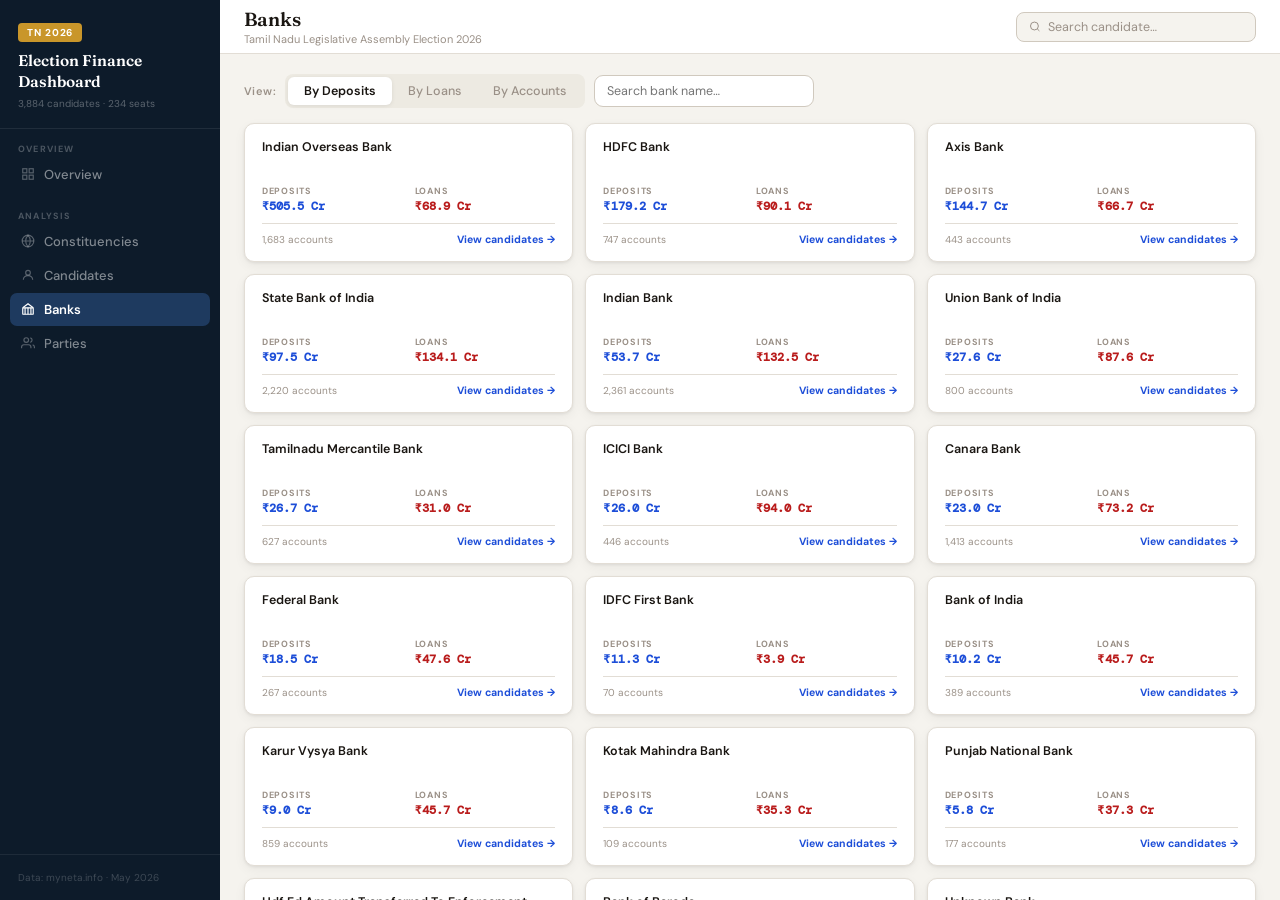
<file: banks.html>
<!DOCTYPE html><html lang="en"><head><meta charset="UTF-8"><meta name="viewport" content="width=device-width,initial-scale=1.0">
<title>TN 2026 · Banks</title>
<link rel="stylesheet" href="common.css">
<script src="data.js"></script><script src="common.js"></script>
</head><body>
<div class="app" id="app"></div>
<div class="overlay" id="overlay">
  <div class="modal">
    <div class="modal-hd"><div><div class="modal-title" id="m-title"></div><div class="modal-sub" id="m-sub"></div></div><button class="modal-x" onclick="closeModal()">✕</button></div>
    <div class="modal-body">
      <div class="filter-bar" style="margin-bottom:11px">
        <select id="m-sort" onchange="renderModalCands()"><option value="dep">Highest Deposits</option><option value="loan">Highest Loans</option><option value="name">Name A–Z</option></select>
      </div>
      <div id="m-cands"></div>
    </div>
  </div>
</div>
<script>
let curBank=null;
function init(){
  document.getElementById('app').innerHTML=buildSidebar('banks')+`
  <div class="main">
    ${buildTopbar('Banks')}
    <div class="content">
      <div class="filter-bar">
        <span class="filter-label">View:</span>
        <div class="tabs" style="margin-bottom:0">
          <div class="tab active" id="tab-dep" onclick="switchTab('dep',this)">By Deposits</div>
          <div class="tab" id="tab-loan" onclick="switchTab('loan',this)">By Loans</div>
          <div class="tab" id="tab-acc" onclick="switchTab('acc',this)">By Accounts</div>
        </div>
        <input class="search-lg" id="bank-search" placeholder="Search bank name…" oninput="renderBanks()" style="width:220px;padding:7px 12px;font-size:12.5px">
      </div>
      <div class="bank-grid" id="bank-grid"></div>
    </div>
  </div>`;
  renderBanks();
}

let sortMode='dep';
function switchTab(mode,el){
  document.querySelectorAll('.tab').forEach(t=>t.classList.remove('active'));
  el.classList.add('active');sortMode=mode;renderBanks();
}

function renderBanks(){
  const q=(document.getElementById('bank-search').value||'').toLowerCase();
  let list=[...TN.banks];
  if(q) list=list.filter(b=>b.name.toLowerCase().includes(q));
  if(sortMode==='dep') list.sort((a,b)=>b.deposits-a.deposits);
  else if(sortMode==='loan') list.sort((a,b)=>b.loans-a.loans);
  else list.sort((a,b)=>b.accounts-a.accounts);
  document.getElementById('bank-grid').innerHTML=list.map(b=>`
    <div class="bank-card" onclick="openModal('${escJ(b.name)}')">
      <div class="bank-name">${escH(b.name)}</div>
      <div class="bank-stats">
        <div class="bstat"><div class="bstat-l">Deposits</div><div class="bstat-v blue">${fmtShort(b.deposits)}</div></div>
        <div class="bstat"><div class="bstat-l">Loans</div><div class="bstat-v red">${b.loans>0?fmtShort(b.loans):'—'}</div></div>
      </div>
      <div class="bank-foot"><span>${b.accounts.toLocaleString()} accounts</span><span class="bank-link">View candidates →</span></div>
    </div>`).join('');
}

function openModal(name){
  curBank=name;
  const b=TN.banks.find(x=>x.name===name)||{name,deposits:0,loans:0,accounts:0};
  document.getElementById('m-title').textContent=name;
  document.getElementById('overlay').classList.add('open');
  renderModalCands();
}

function renderModalCands(){
  const sort=document.getElementById('m-sort').value;
  let cands=[];
  TN.candidates.forEach(c=>{
    const accs=(TN.cand_accounts[c.key]||[]).filter(a=>a.bank===curBank);
    const laccs=(TN.cand_loans[c.key]||[]).filter(a=>a.bank===curBank);
    if(accs.length||laccs.length){
      const depAmt=accs.reduce((s,a)=>s+a.amount,0);
      const loanAmt=laccs.reduce((s,a)=>s+a.amount,0);
      cands.push({...c,bankDep:depAmt,bankLoan:loanAmt,accs,laccs});
    }
  });
  if(sort==='dep') cands.sort((a,b)=>b.bankDep-a.bankDep);
  else if(sort==='loan') cands.sort((a,b)=>b.bankLoan-a.bankLoan);
  else cands.sort((a,b)=>a.name.localeCompare(b.name));
  const totalDep=cands.reduce((s,c)=>s+c.bankDep,0);
  document.getElementById('m-sub').textContent=`${cands.length} candidates · Total deposits: ${fmt(totalDep)}`;
  document.getElementById('m-cands').innerHTML=cands.length===0?
    '<p style="color:var(--t3);text-align:center;padding:24px">No candidate data found for this bank.</p>':
    cands.map(c=>`
      <a class="cand-row" href="candidate.html?key=${encodeURIComponent(c.key)}">
        <div class="cand-avatar" style="background:${avatarColor(c.key)}">${initials(c.key)}</div>
        <div class="cand-info">
          <div class="cand-name">${escH(c.key)}</div>
          <div class="cand-meta"><span class="ppill" style="background:${partyColor(c.party)}22;color:${partyColor(c.party)}">${escH(c.party)}</span> · ${escH(c.constituency)}</div>
          <div style="margin-top:3px;display:flex;flex-wrap:wrap;gap:4px">
          ${c.accs.map(a=>`<span style="font-size:10px;background:var(--bg2);border-radius:4px;padding:2px 7px;color:var(--t2)">${escH(a.branch||'Main')} · ${escH(a.relation)} · ${fmt(a.amount)}</span>`).join('')}
          ${c.laccs.map(a=>`<span style="font-size:10px;background:var(--rl);border-radius:4px;padding:2px 7px;color:var(--red)">LOAN: ${escH(a.branch||'Main')} · ${fmt(a.amount)}</span>`).join('')}
          </div>
        </div>
        <div class="cand-amt">
          <div class="cand-dep">${c.bankDep>0?fmtShort(c.bankDep):'—'}</div>
          ${c.bankLoan>0?`<div class="cand-loan">Loan: ${fmtShort(c.bankLoan)}</div>`:''}
        </div>
      </a>`).join('');
}
function closeModal(){document.getElementById('overlay').classList.remove('open');curBank=null;}
document.getElementById('overlay').addEventListener('click',e=>{if(e.target===document.getElementById('overlay'))closeModal();});
function escH(s){return String(s||'').replace(/&/g,'&amp;').replace(/</g,'&lt;').replace(/>/g,'&gt;').replace(/"/g,'&quot;');}
function escJ(s){return String(s||'').replace(/\\/g,'\\\\').replace(/'/g,"\\'");}
init();
</script></body></html>
</file>
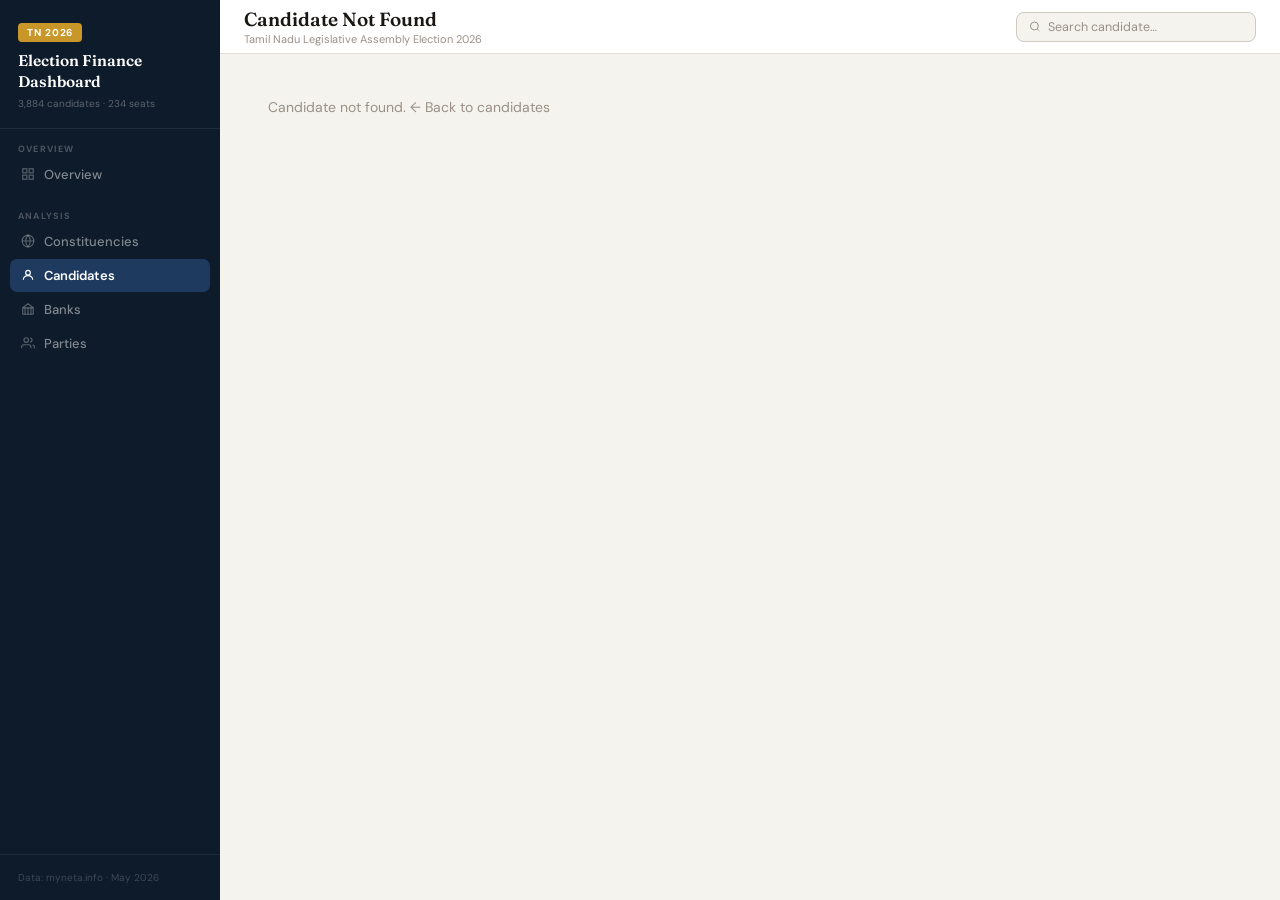
<file: candidate.html>
<!DOCTYPE html><html lang="en"><head><meta charset="UTF-8"><meta name="viewport" content="width=device-width,initial-scale=1.0">
<title>TN 2026 · Candidate Detail</title>
<link rel="stylesheet" href="common.css">
<script src="data.js"></script><script src="common.js"></script>
</head><body>
<div class="app" id="app"></div>
<script>
const params = new URLSearchParams(location.search);
const key = decodeURIComponent(params.get('key') || '');

// Fail-safe: Fix names if common.js normalization hasn't run or missed this entry
function getNormalizedCandidate(searchKey) {
  let c = TN.candidates.find(item => item.key === searchKey);
  if (c && (typeof c.name !== 'string' || !isNaN(c.name) || c.name === "")) {
    c.name = String(c.key).split('||')[0].trim();
  }
  return c;
}

const cand = getNormalizedCandidate(key);
const fromConst = params.get('from');

function init() {
  if (!cand) {
    document.getElementById('app').innerHTML = buildSidebar('candidates') + `
      <div class="main">${buildTopbar('Candidate Not Found')}
        <div class="content">
          <p style="padding:24px;color:var(--t3)">Candidate not found. <a href="candidates.html">← Back to candidates</a></p>
        </div>
      </div>`;
    return;
  }

  const depAccs = TN.cand_accounts[key] || [];
  const loanAccs = TN.cand_loans[key] || [];
  const partyC = partyColor(cand.party);
  const backHref = fromConst ? `constituency.html?name=${encodeURIComponent(fromConst)}` : 'candidates.html';
  const backLabel = fromConst ? `← ${fromConst}` : '← All Candidates';

  // Group accounts by bank
  const bankMap = {};
  depAccs.forEach(a => {
    if (!bankMap[a.bank]) bankMap[a.bank] = { bank: a.bank, accs: [], loanAccs: [] };
    bankMap[a.bank].accs.push(a);
  });
  loanAccs.forEach(a => {
    if (!bankMap[a.bank]) bankMap[a.bank] = { bank: a.bank, accs: [], loanAccs: [] };
    bankMap[a.bank].loanAccs.push(a);
  });
  
  const bankEntries = Object.values(bankMap).sort((a, b) => {
    const ad = a.accs.reduce((s, x) => s + x.amount, 0);
    const bd = b.accs.reduce((s, x) => s + x.amount, 0);
    return bd - ad;
  });

  const relMap = {};
  depAccs.forEach(a => { const r = a.relation || 'Self'; relMap[r] = (relMap[r] || 0) + a.amount; });
  const relEntries = Object.entries(relMap).sort((a, b) => b[1] - a[1]);

  document.getElementById('app').innerHTML = buildSidebar('candidates') + `
  <div class="main">
    ${buildTopbar(escH(cand.name), 'Candidate Detail')}
    <div class="content">
      <a class="back-btn" href="${escH(backHref)}">${escH(backLabel)}</a>

      <div class="cand-hero">
        <div class="hero-avatar" style="background:${partyC}">${initials(cand.name)}</div>
        <div style="flex:1">
          <div class="hero-name" style="font-size:22px">${escH(cand.name)}</div>
          <div class="hero-meta">
            <span class="ppill" style="background:${partyC}22;color:${partyC}">${escH(cand.party)}</span>
            &nbsp;·&nbsp;<strong>${escH(cand.constituency)}</strong> constituency
          </div>
          
          <div style="margin-top:12px">
            ${cand.url && cand.url !== '0' ? `
              <a href="${cand.url}" target="_blank" class="tab active" style="text-decoration:none; display:inline-flex; align-items:center; gap:8px; background:var(--blue); color:white; padding:8px 16px; border-radius:8px; font-weight:600;">
                <svg width="14" height="14" viewBox="0 0 24 24" fill="none" stroke="currentColor" stroke-width="2.5" stroke-linecap="round" stroke-linejoin="round"><path d="M18 13v6a2 2 0 0 1-2 2H5a2 2 0 0 1-2-2V8a2 2 0 0 1 2-2h6"></path><polyline points="15 3 21 3 21 9"></polyline><line x1="10" y1="14" x2="21" y2="3"></line></svg>
                Detailed View on MyNeta
              </a>
            ` : ''}
          </div>
        </div>
        <div style="text-align:right">
           <div style="font-size:10px; color:var(--t3); text-transform:uppercase; font-weight:700">Total Deposits</div>
           <div style="font-family:'DM Mono'; font-size:20px; font-weight:700; color:var(--blue)">${fmt(cand.deposits)}</div>
        </div>
      </div>

      ${relEntries.length > 1 ? `
      <div class="card mb">
        <div class="card-hd"><div class="card-title">Deposits by Relation</div></div>
        <div style="display:flex;flex-wrap:wrap;gap:10px">
          ${relEntries.map(([r, amt]) => `<div style="background:var(--bg);border:1px solid var(--border);border-radius:8px;padding:9px 14px;min-width:130px">
            <div style="font-size:10px;font-weight:700;color:var(--t3);text-transform:uppercase;letter-spacing:.07em;margin-bottom:3px">${escH(r)}</div>
            <div style="font-family:'DM Mono',monospace;font-size:14px;font-weight:700;color:var(--text)">${fmt(amt)}</div>
          </div>`).join('')}
        </div>
      </div>` : ''}

      <div class="g2">
        <div>
          <div class="sec-hd" style="font-family:'Fraunces',serif;font-size:14px;font-weight:600;margin-bottom:10px">
            <svg width="14" height="14" viewBox="0 0 24 24" fill="none" stroke="var(--blue)" stroke-width="2"><rect x="3" y="10" width="18" height="11" rx="1"/><path d="M3 10l9-7 9 7"/></svg>
            Bank Deposit Accounts
            <span class="badge badge-blue">${depAccs.length} accounts</span>
          </div>
          ${bankEntries.filter(b => b.accs.length).map(b => {
            const total = b.accs.reduce((s, a) => s + a.amount, 0);
            return `<div class="acc-card">
              <div class="acc-bank">${escH(b.bank)}</div>
              ${b.accs.map(a => `
                <div class="acc-meta" style="margin-top:5px;padding-top:5px;border-top:1px dashed var(--border)">
                  ${a.branch ? `<strong>${escH(a.branch)}</strong> · ` : ''}
                  <span class="ppill" style="background:var(--bg2);color:var(--t2)">${escH(a.relation)}</span>
                  ${a.type && a.type !== 'Unknown' ? ` · ${escH(a.type)}` : ''}
                  <div style="font-family:'DM Mono',monospace;font-size:13px;font-weight:700;color:var(--green);margin-top:3px">${fmt(a.amount)}</div>
                </div>`).join('')}
              ${b.accs.length > 1 ? `<div style="margin-top:8px;padding-top:8px;border-top:1px solid var(--border);font-family:'DM Mono',monospace;font-size:13px;font-weight:700;color:var(--blue)">Bank Total: ${fmt(total)}</div>` : ''}
            </div>`;
          }).join('') || '<p style="color:var(--t3);font-size:13px;padding:12px 0">No deposit accounts on record.</p>'}
        </div>
        <div>
          <div class="sec-hd" style="font-family:'Fraunces',serif;font-size:14px;font-weight:600;margin-bottom:10px">
            <svg width="14" height="14" viewBox="0 0 24 24" fill="none" stroke="var(--red)" stroke-width="2"><circle cx="12" cy="12" r="10"/><line x1="12" y1="8" x2="12" y2="16"/><line x1="8" y1="12" x2="16" y2="12"/></svg>
            Loan Accounts
            <span class="badge badge-red">${loanAccs.length} loans</span>
          </div>
          ${loanAccs.length === 0 ? `<div class="acc-card" style="background:var(--grl);border-color:var(--green)"><div class="acc-bank" style="color:var(--green)">✓ No loans declared</div><div class="acc-meta">This candidate has no outstanding loans on record.</div></div>` :
          bankEntries.filter(b => b.loanAccs.length).map(b => {
            const total = b.loanAccs.reduce((s, a) => s + a.amount, 0);
            return `<div class="acc-card" style="border-left:3px solid var(--red)">
              <div class="acc-bank">${escH(b.bank)}</div>
              ${b.loanAccs.map(a => `
                <div class="acc-meta" style="margin-top:5px;padding-top:5px;border-top:1px dashed var(--border)">
                  ${a.branch ? `<strong>${escH(a.branch)}</strong> · ` : ''}
                  <span class="ppill" style="background:var(--rl);color:var(--red)">${escH(a.relation)}</span>
                  <div style="font-family:'DM Mono',monospace;font-size:13px;font-weight:700;color:var(--red);margin-top:3px">${fmt(a.amount)}</div>
                </div>`).join('')}
              ${b.loanAccs.length > 1 ? `<div style="margin-top:8px;padding-top:8px;border-top:1px solid var(--border);font-family:'DM Mono',monospace;font-size:13px;font-weight:700;color:var(--red)">Total: ${fmt(total)}</div>` : ''}
            </div>`;
          }).join('')}
        </div>
      </div>
    </div>
  </div>`;
}

function escH(s) { return String(s || '').replace(/&/g, '&amp;').replace(/</g, '&lt;').replace(/>/g, '&gt;').replace(/"/g, '&quot;'); }
init();
</script>
<style>
.cand-hero{background:var(--card);border:1px solid var(--border);border-radius:var(--r);padding:20px 22px;box-shadow:var(--shadow);margin-bottom:14px;display:flex;align-items:flex-start;gap:16px}
.hero-avatar{width:54px;height:54px;border-radius:50%;display:flex;align-items:center;justify-content:center;font-family:'Fraunces',serif;font-size:21px;font-weight:700;color:#fff;flex-shrink:0}
.hero-name{font-family:'Fraunces',serif;font-size:19px;font-weight:600;margin-bottom:6px}
.hero-meta{font-size:12px;color:var(--t2);line-height:1.6}
.acc-card{border:1px solid var(--border);border-radius:8px;padding:12px 15px;margin-bottom:9px}
.acc-bank{font-weight:700;font-size:13px;color:var(--text)}
.acc-meta{font-size:11.5px;color:var(--t3)}
.sec-hd{display:flex;align-items:center;gap:7px}
.mb{margin-bottom:14px}
</style>
</body></html>
</file>
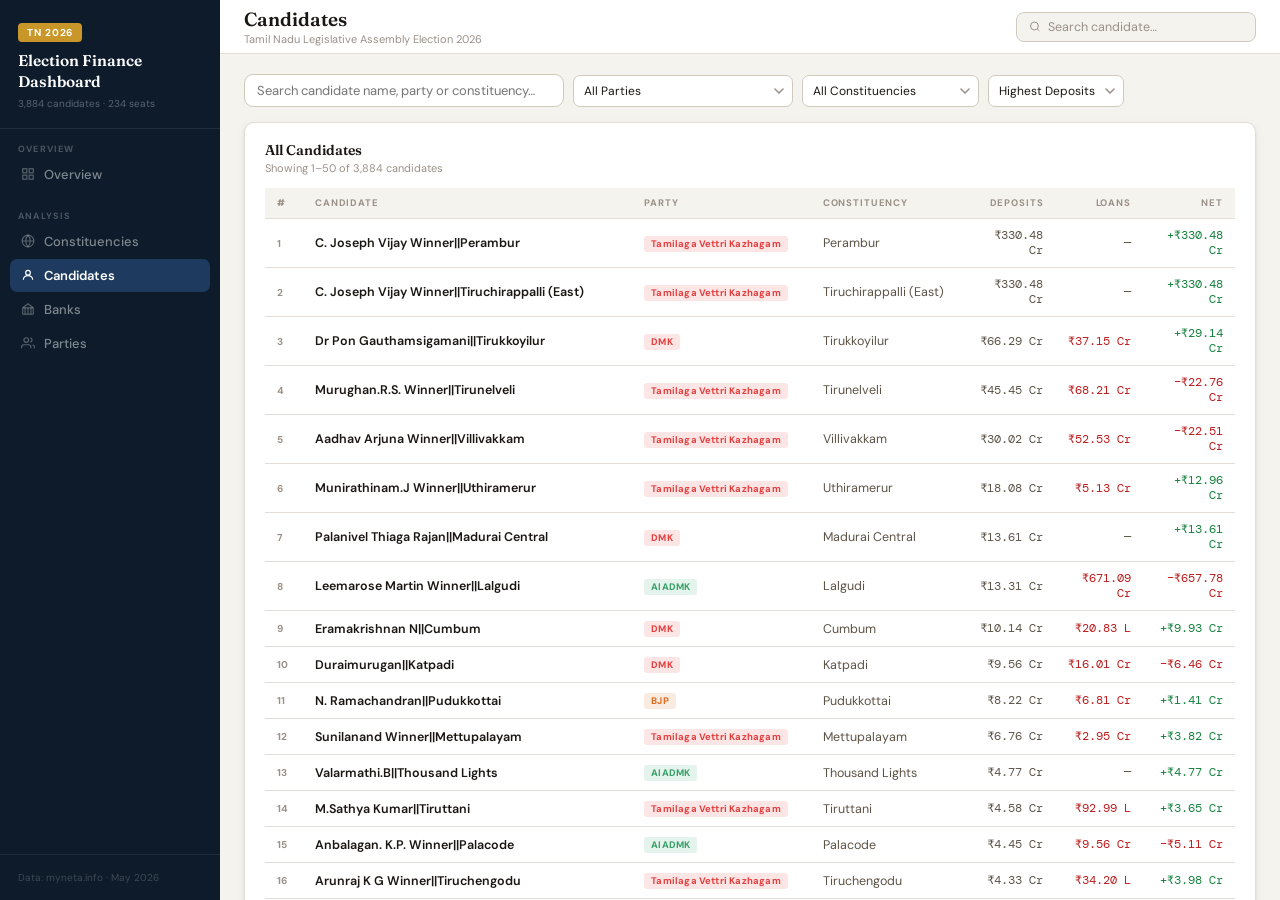
<file: candidates.html>
<!DOCTYPE html><html lang="en"><head><meta charset="UTF-8"><meta name="viewport" content="width=device-width,initial-scale=1.0">
<title>TN 2026 · Candidates</title>
<link rel="stylesheet" href="common.css">
<script src="data.js"></script><script src="common.js"></script>
</head><body>
<div class="app" id="app"></div>
<script>
const PAGE_SIZE=50;let curPage=0;let filtered=[];

function init(){
  const params=new URLSearchParams(location.search);
  document.getElementById('app').innerHTML=buildSidebar('candidates')+`
  <div class="main">
    ${buildTopbar('Candidates')}
    <div class="content">
      <div class="filter-bar">
        <input class="search-lg" id="q" placeholder="Search candidate name, party or constituency…" oninput="applyFilter()" style="width:320px;font-size:13px;padding:7px 12px">
        <select id="party-f" onchange="applyFilter()"><option value="">All Parties</option></select>
        <select id="const-f" onchange="applyFilter()"><option value="">All Constituencies</option></select>
        <select id="sort-f" onchange="applyFilter()">
          <option value="dep">Highest Deposits</option><option value="loan">Highest Loans</option>
          <option value="net_d">Best Net</option><option value="net_a">Worst Net</option><option value="name">Name A–Z</option>
        </select>
      </div>
      <div class="card">
        <div class="card-hd"><div><div class="card-title">All Candidates</div><div class="card-sub" id="count-lbl"></div></div></div>
        <div class="table-wrap">
          <table>
            <thead><tr>
              <th style="width:36px">#</th>
              <th>Candidate</th><th>Party</th><th>Constituency</th>
              <th style="text-align:right">Deposits</th><th style="text-align:right">Loans</th><th style="text-align:right">Net</th>
            </tr></thead>
            <tbody id="tbody"></tbody>
          </table>
        </div>
        <div class="pager"><span id="pager-info"></span><div class="pager-btns" id="pager-btns"></div></div>
      </div>
    </div>
  </div>`;

  // Populate filters
  const parties=[...new Set(TN.candidates.map(c=>c.party))].sort();
  const consts=[...new Set(TN.candidates.map(c=>c.constituency))].sort();
  document.getElementById('party-f').innerHTML+= parties.map(p=>`<option value="${escH(p)}">${escH(p)}</option>`).join('');
  document.getElementById('const-f').innerHTML+= consts.map(c=>`<option value="${escH(c)}">${escH(c)}</option>`).join('');

  // Handle URL query param
  const qp=params.get('q');
  if(qp){document.getElementById('q').value=qp;}
  const cp=params.get('constituency');
  if(cp){document.getElementById('const-f').value=cp;}

  applyFilter();
}

function applyFilter(){
  const q=(document.getElementById('q').value||'').toLowerCase();
  const pf=document.getElementById('party-f').value;
  const cf=document.getElementById('const-f').value;
  const sf=document.getElementById('sort-f').value;
  filtered=TN.candidates.filter(c=>
    (!q||(c.key.toLowerCase().includes(q)||c.party.toLowerCase().includes(q)||c.constituency.toLowerCase().includes(q)))&&
    (!pf||c.party===pf)&&(!cf||c.constituency===cf)
  );
  if(sf==='dep') filtered.sort((a,b)=>b.deposits-a.deposits);
  else if(sf==='loan') filtered.sort((a,b)=>b.loans-a.loans);
  else if(sf==='net_d') filtered.sort((a,b)=>b.net-a.net);
  else if(sf==='net_a') filtered.sort((a,b)=>a.net-b.net);
  else filtered.sort((a,b)=>a.name.localeCompare(b.name));
  curPage=0;renderTable();
}

function renderTable(){
  const start=curPage*PAGE_SIZE,end=start+PAGE_SIZE;
  const page=filtered.slice(start,end);
  document.getElementById('count-lbl').textContent=`Showing ${start+1}–${Math.min(end,filtered.length)} of ${filtered.length.toLocaleString()} candidates`;
  document.getElementById('tbody').innerHTML=page.map((c,i)=>`
    <tr onclick="window.location.href='candidate.html?key='+encodeURIComponent('${escJ(c.key)}')">
      <td class="rank-cell">${start+i+1}</td>
      <td class="name-cell">${escH(c.key)}</td>
      <td><span class="ppill" style="background:${partyColor(c.party)}22;color:${partyColor(c.party)}">${escH(c.party)}</span></td>
      <td style="color:var(--t2)">${escH(c.constituency)}</td>
      <td class="num">${fmt(c.deposits)}</td>
      <td class="num ${c.loans>0?'neg':''}">${c.loans>0?fmt(c.loans):'—'}</td>
      <td class="num ${c.net>=0?'pos':'neg'}">${c.net>=0?'+':''}${fmt(c.net)}</td>
    </tr>`).join('');
  // Pager
  const total=Math.ceil(filtered.length/PAGE_SIZE);
  document.getElementById('pager-info').textContent=`Page ${curPage+1} of ${total}`;
  let btns=`<button class="pg" onclick="goPage(${curPage-1})" ${curPage===0?'disabled':''}>‹ Prev</button>`;
  for(let p=Math.max(0,curPage-2);p<=Math.min(total-1,curPage+2);p++){
    btns+=`<button class="pg ${p===curPage?'cur':''}" onclick="goPage(${p})">${p+1}</button>`;
  }
  btns+=`<button class="pg" onclick="goPage(${curPage+1})" ${curPage>=total-1?'disabled':''}>Next ›</button>`;
  document.getElementById('pager-btns').innerHTML=btns;
}
function goPage(p){curPage=p;renderTable();document.querySelector('.content').scrollTo(0,0);}
function escH(s){return String(s||'').replace(/&/g,'&amp;').replace(/</g,'&lt;').replace(/>/g,'&gt;').replace(/"/g,'&quot;');}
function escJ(s){return String(s||'').replace(/\\/g,'\\\\').replace(/'/g,"\\'");}
init();
</script></body></html>
</file>
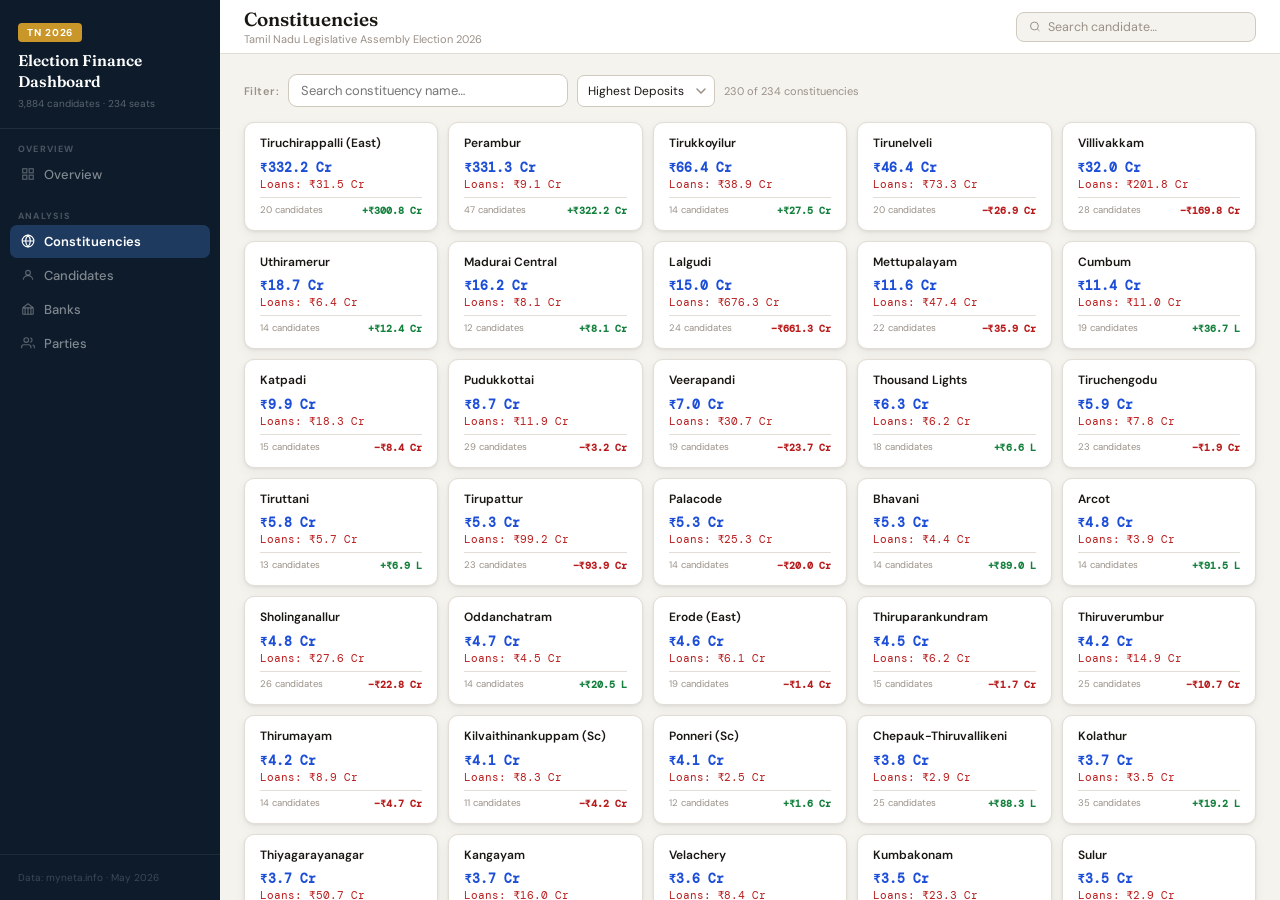
<file: constituencies.html>
<!DOCTYPE html><html lang="en"><head><meta charset="UTF-8"><meta name="viewport" content="width=device-width,initial-scale=1.0">
<title>TN 2026 · Constituencies</title>
<link rel="stylesheet" href="common.css">
<script src="data.js"></script><script src="common.js"></script>
</head><body>
<div class="app" id="app"></div>
<script>
function init(){
  document.getElementById('app').innerHTML=buildSidebar('constituencies')+`
  <div class="main">
    ${buildTopbar('Constituencies')}
    <div class="content">
      <div class="filter-bar">
        <span class="filter-label">Filter:</span>
        <input class="search-lg" id="const-search" placeholder="Search constituency name…" oninput="render()" style="width:280px;font-size:13px;padding:7px 12px">
        <select id="sort-sel" onchange="render()">
          <option value="deposits">Highest Deposits</option>
          <option value="loans">Highest Loans</option>
          <option value="net_desc">Best Net Position</option>
          <option value="net_asc">Most Indebted</option>
          <option value="name">Name A–Z</option>
          <option value="candidates">Most Candidates</option>
        </select>
        <span id="count-label" style="font-size:11px;color:var(--t3)"></span>
      </div>
      <div class="const-grid" id="grid"></div>
    </div>
  </div>`;
  render();
}

function render(){
  const q=(document.getElementById('const-search').value||'').toLowerCase().trim();
  const sort=document.getElementById('sort-sel').value;
  let list=[...TN.constituencies];
  if(q) list=list.filter(c=>c.name.toLowerCase().includes(q));
  if(sort==='deposits') list.sort((a,b)=>b.deposits-a.deposits);
  else if(sort==='loans') list.sort((a,b)=>b.loans-a.loans);
  else if(sort==='net_desc') list.sort((a,b)=>b.net-a.net);
  else if(sort==='net_asc') list.sort((a,b)=>a.net-b.net);
  else if(sort==='name') list.sort((a,b)=>a.name.localeCompare(b.name));
  else if(sort==='candidates') list.sort((a,b)=>b.candidates-a.candidates);
  document.getElementById('count-label').textContent=`${list.length} of 234 constituencies`;
  const netColor=n=>n>=0?'var(--green)':'var(--red)';
  document.getElementById('grid').innerHTML=list.map(c=>`
    <div class="const-card" onclick="window.location.href='constituency.html?name='+encodeURIComponent('${escJ(c.name)}')">
      <div class="const-name">${escH(c.name)}</div>
      <div class="const-dep">${fmtShort(c.deposits)}</div>
      ${c.loans>0?`<div class="const-loan">Loans: ${fmtShort(c.loans)}</div>`:'<div style="height:16px"></div>'}
      <div class="const-footer">
        <span>${c.candidates} candidates</span>
        <span style="color:${netColor(c.net)};font-family:\'DM Mono\',monospace;font-size:10px;font-weight:700">${c.net>=0?'+':''}${fmtShort(c.net)}</span>
      </div>
    </div>`).join('');
}
function escH(s){return String(s).replace(/&/g,'&amp;').replace(/</g,'&lt;').replace(/>/g,'&gt;').replace(/"/g,'&quot;');}
function escJ(s){return String(s).replace(/\\/g,'\\\\').replace(/'/g,"\\'");}
init();
</script></body></html>
</file>
<file: common.css>
@import url('https://fonts.googleapis.com/css2?family=Fraunces:ital,wght@0,400;0,600;0,700;1,400&family=DM+Sans:wght@300;400;500;600;700&family=DM+Mono:wght@400;500&display=swap');
:root{--bg:#F5F3EE;--bg2:#EDEAE2;--sidebar:#0D1B2A;--sh:#162235;--sa:#1E3A5F;--card:#FFF;--border:#E2DDD5;--b2:#D0C9BE;--gold:#C9962A;--gl:#F5E6C3;--blue:#1D4ED8;--bl:#DBEAFE;--teal:#0D9488;--tl:#CCFBF1;--red:#B91C1C;--rl:#FEE2E2;--green:#15803D;--grl:#DCFCE7;--purple:#7C3AED;--pl:#EDE9FE;--text:#1A1612;--t2:#5C5347;--t3:#9A9087;--shadow:0 1px 3px rgba(0,0,0,.07),0 4px 12px rgba(0,0,0,.05);--r:10px;--sw:220px}
*{box-sizing:border-box;margin:0;padding:0}
html,body{height:100%;font-family:'DM Sans',sans-serif;background:var(--bg);color:var(--text);font-size:14px;overflow:hidden}
a{text-decoration:none;color:inherit}
.app{display:flex;height:100vh;overflow:hidden}
/* SIDEBAR */
.sidebar{width:var(--sw);min-width:var(--sw);background:var(--sidebar);display:flex;flex-direction:column;height:100vh;overflow-y:auto;z-index:100}
.sb-brand{padding:22px 18px 18px;border-bottom:1px solid rgba(255,255,255,.08)}
.sb-badge{display:inline-flex;align-items:center;background:var(--gold);color:#fff;font-size:10px;font-weight:700;letter-spacing:.09em;padding:3px 9px;border-radius:4px;margin-bottom:9px}
.sb-title{font-family:'Fraunces',serif;font-size:15.5px;font-weight:600;color:#fff;line-height:1.35;margin-bottom:4px}
.sb-sub{font-size:10px;color:rgba(255,255,255,.32)}
.sb-section{padding:14px 10px 4px}
.sb-label{font-size:9px;font-weight:700;letter-spacing:.13em;color:rgba(255,255,255,.26);padding:0 8px;margin-bottom:3px;text-transform:uppercase}
.nav-item{display:flex;align-items:center;gap:9px;padding:8px 11px;border-radius:7px;color:rgba(255,255,255,.48);font-size:13px;font-weight:500;transition:all .15s;margin-bottom:1px}
.nav-item:hover{background:var(--sh);color:rgba(255,255,255,.85)}
.nav-item.active{background:var(--sa);color:#fff;font-weight:600}
.nav-item svg{opacity:.65;flex-shrink:0}
.nav-item.active svg{opacity:1}
.sb-footer{margin-top:auto;padding:14px 18px;border-top:1px solid rgba(255,255,255,.07);font-size:10px;color:rgba(255,255,255,.2);line-height:1.7}
/* MAIN */
.main{flex:1;display:flex;flex-direction:column;overflow:hidden;height:100vh}
.topbar{background:var(--card);border-bottom:1px solid var(--border);padding:0 24px;height:54px;display:flex;align-items:center;justify-content:space-between;flex-shrink:0}
.page-title{font-family:'Fraunces',serif;font-size:19px;font-weight:600}
.page-sub{font-size:11px;color:var(--t3);margin-top:1px}
.search-wrap{display:flex;align-items:center;gap:7px;background:var(--bg);border:1px solid var(--b2);border-radius:8px;padding:6px 12px;width:240px;transition:border-color .2s}
.search-wrap:focus-within{border-color:var(--blue)}
.search-wrap input{border:none;background:transparent;outline:none;font-family:'DM Sans',sans-serif;font-size:12.5px;color:var(--text);width:100%}
.search-wrap input::placeholder{color:var(--t3)}
.content{flex:1;overflow-y:auto;padding:20px 24px 40px;scroll-behavior:smooth}
.content::-webkit-scrollbar{width:4px}
.content::-webkit-scrollbar-thumb{background:var(--b2);border-radius:3px}
/* STAT CARDS */
.stats-grid{display:grid;grid-template-columns:repeat(4,1fr);gap:13px;margin-bottom:16px}
.stat-card{background:var(--card);border:1px solid var(--border);border-radius:var(--r);padding:17px 19px;box-shadow:var(--shadow);position:relative;overflow:hidden}
.stat-card::before{content:'';position:absolute;top:0;left:0;right:0;height:3px}
.stat-card.blue::before{background:var(--blue)}.stat-card.red::before{background:var(--red)}.stat-card.teal::before{background:var(--teal)}.stat-card.gold::before{background:var(--gold)}.stat-card.green::before{background:var(--green)}.stat-card.purple::before{background:var(--purple)}
.s-label{font-size:9.5px;font-weight:700;letter-spacing:.1em;color:var(--t3);text-transform:uppercase;margin-bottom:7px}
.s-value{font-family:'Fraunces',serif;font-size:23px;font-weight:700;line-height:1;margin-bottom:7px}
.s-value.red{color:var(--red)}.s-value.green{color:var(--green)}
.s-meta{font-size:11px;color:var(--t3)}
/* CARD */
.card{background:var(--card);border:1px solid var(--border);border-radius:var(--r);padding:18px 20px;box-shadow:var(--shadow)}
.card-hd{display:flex;align-items:flex-start;justify-content:space-between;margin-bottom:13px}
.card-title{font-family:'Fraunces',serif;font-size:14px;font-weight:600}
.card-sub{font-size:11px;color:var(--t3);margin-top:2px}
/* BADGE */
.badge{font-size:9.5px;font-weight:700;padding:2px 8px;border-radius:20px;letter-spacing:.04em;white-space:nowrap}
.badge-blue{background:var(--bl);color:var(--blue)}.badge-red{background:var(--rl);color:var(--red)}.badge-gold{background:var(--gl);color:#92400E}.badge-teal{background:var(--tl);color:var(--teal)}.badge-green{background:var(--grl);color:var(--green)}.badge-purple{background:var(--pl);color:var(--purple)}
/* ALERT */
.alert{background:#FFF7ED;border:1px solid #FED7AA;border-left:3px solid var(--gold);border-radius:var(--r);padding:11px 15px;font-size:12.5px;color:#92400E;margin-bottom:16px;display:flex;align-items:center;gap:9px}
/* TABLE */
.table-wrap{overflow-x:auto}
table{width:100%;border-collapse:collapse}
thead th{font-size:9.5px;font-weight:700;letter-spacing:.09em;text-transform:uppercase;color:var(--t3);padding:9px 12px;background:var(--bg);border-bottom:1px solid var(--border);text-align:left;white-space:nowrap;cursor:pointer}
thead th:hover{color:var(--text)}
tbody tr{border-bottom:1px solid var(--border);transition:background .1s;cursor:pointer}
tbody tr:hover{background:#EFF6FF}
tbody tr:last-child{border-bottom:none}
tbody td{padding:9px 12px;font-size:12.5px;color:var(--t2)}
td.num{font-family:'DM Mono',monospace;font-size:11.5px;text-align:right}
td.pos{color:var(--green)}td.neg{color:var(--red)}
td.rank-cell{font-size:10px;color:var(--t3);font-weight:700;width:32px}
td.name-cell{font-weight:600;color:var(--text)}
.ppill{display:inline-block;font-size:9.5px;font-weight:700;padding:2px 7px;border-radius:3px;letter-spacing:.02em}
/* FILTER */
.filter-bar{display:flex;align-items:center;gap:9px;margin-bottom:15px;flex-wrap:wrap}
.filter-label{font-size:11px;font-weight:600;color:var(--t3);letter-spacing:.04em}
select{background:var(--card);border:1px solid var(--b2);border-radius:7px;padding:7px 28px 7px 10px;font-family:'DM Sans',sans-serif;font-size:12px;color:var(--text);outline:none;cursor:pointer;appearance:none;background-image:url("data:image/svg+xml,%3Csvg xmlns='http://www.w3.org/2000/svg' width='10' height='6' viewBox='0 0 10 6'%3E%3Cpath d='M1 1l4 4 4-4' stroke='%239A9087' stroke-width='1.5' fill='none' stroke-linecap='round'/%3E%3C/svg%3E");background-repeat:no-repeat;background-position:right 8px center;transition:border-color .2s;max-width:220px}
select:focus{border-color:var(--blue)}
.btn{padding:7px 13px;border-radius:7px;border:none;cursor:pointer;font-family:'DM Sans',sans-serif;font-size:12px;font-weight:600;transition:all .15s}
.btn-primary{background:var(--blue);color:#fff}.btn-primary:hover{background:#1a45c4}
.btn-ghost{background:transparent;border:1px solid var(--b2);color:var(--t2)}.btn-ghost:hover{background:var(--bg2)}
/* SEARCH */
.search-lg{width:100%;padding:11px 15px;border:1.5px solid var(--b2);border-radius:9px;font-family:'DM Sans',sans-serif;font-size:14px;background:var(--card);outline:none;transition:border-color .2s;color:var(--text)}
.search-lg:focus{border-color:var(--blue)}
/* GRIDS */
.g2{display:grid;grid-template-columns:1fr 1fr;gap:13px;margin-bottom:13px}
.g3{display:grid;grid-template-columns:1fr 1fr 1fr;gap:13px;margin-bottom:13px}
.g60{display:grid;grid-template-columns:3fr 2fr;gap:13px;margin-bottom:13px}
.mb{margin-bottom:13px}
/* BAR LIST */
.bar-list{display:flex;flex-direction:column;gap:7px}
.bar-item{display:flex;align-items:center;gap:8px;cursor:pointer;padding:4px 7px;border-radius:6px;transition:background .12s}
.bar-item:hover{background:var(--bg)}
.bar-name{font-size:11.5px;color:var(--t2);white-space:nowrap;overflow:hidden;text-overflow:ellipsis;flex:0 0 170px}
.bar-track{flex:1;background:var(--bg2);border-radius:3px;height:6px;overflow:hidden}
.bar-fill{height:100%;border-radius:3px;transition:width .5s ease}
.bar-fill.blue{background:var(--blue)}.bar-fill.red{background:var(--red)}
.bar-amt{width:68px;text-align:right;font-size:11px;font-family:'DM Mono',monospace;color:var(--t2);font-weight:500;flex-shrink:0}
/* MODAL */
.overlay{display:none;position:fixed;inset:0;background:rgba(10,15,25,.55);z-index:1000;align-items:center;justify-content:center;backdrop-filter:blur(2px)}
.overlay.open{display:flex}
.modal{background:var(--card);border-radius:14px;width:820px;max-width:94vw;max-height:88vh;display:flex;flex-direction:column;box-shadow:0 20px 60px rgba(0,0,0,.25);animation:mIn .2s ease}
@keyframes mIn{from{transform:translateY(12px) scale(.97);opacity:0}to{transform:translateY(0) scale(1);opacity:1}}
.modal-hd{padding:19px 23px 15px;border-bottom:1px solid var(--border);display:flex;align-items:flex-start;justify-content:space-between;flex-shrink:0}
.modal-title{font-family:'Fraunces',serif;font-size:17px;font-weight:600}
.modal-sub{font-size:11px;color:var(--t3);margin-top:2px}
.modal-x{width:28px;height:28px;display:flex;align-items:center;justify-content:center;border:none;background:var(--bg2);border-radius:50%;cursor:pointer;color:var(--t2);font-size:15px;transition:background .12s}
.modal-x:hover{background:var(--b2)}
.modal-body{overflow-y:auto;padding:16px 23px;flex:1}
.modal-body::-webkit-scrollbar{width:4px}
.modal-body::-webkit-scrollbar-thumb{background:var(--b2);border-radius:3px}
/* CONSTITUENCY GRID */
.const-grid{display:grid;grid-template-columns:repeat(auto-fill,minmax(185px,1fr));gap:10px}
.const-card{background:var(--card);border:1px solid var(--border);border-radius:var(--r);padding:13px 15px;cursor:pointer;transition:all .17s;box-shadow:var(--shadow)}
.const-card:hover{border-color:var(--blue);box-shadow:0 0 0 3px var(--bl),var(--shadow);transform:translateY(-1px)}
.const-name{font-weight:600;font-size:12px;color:var(--text);margin-bottom:8px;line-height:1.3}
.const-dep{font-family:'DM Mono',monospace;font-size:12.5px;font-weight:700;color:var(--blue)}
.const-loan{font-family:'DM Mono',monospace;font-size:11px;color:var(--red);margin-top:1px}
.const-footer{font-size:9.5px;color:var(--t3);margin-top:6px;padding-top:6px;border-top:1px solid var(--border);display:flex;justify-content:space-between}
/* CANDIDATE ROW */
.cand-row{display:flex;align-items:center;gap:11px;padding:11px 14px;border:1px solid var(--border);border-radius:8px;margin-bottom:8px;cursor:pointer;transition:all .14s;background:var(--card)}
.cand-row:hover{border-color:var(--blue);background:#F0F7FF}
.cand-avatar{width:35px;height:35px;border-radius:50%;display:flex;align-items:center;justify-content:center;font-family:'Fraunces',serif;font-size:13px;font-weight:700;color:#fff;flex-shrink:0}
.cand-info{flex:1;min-width:0}
.cand-name{font-weight:600;font-size:13px;color:var(--text)}
.cand-meta{font-size:11px;color:var(--t3);margin-top:1px;white-space:nowrap;overflow:hidden;text-overflow:ellipsis}
.cand-amt{margin-left:auto;text-align:right;flex-shrink:0}
.cand-dep{font-family:'DM Mono',monospace;font-size:12.5px;font-weight:700;color:var(--text)}
.cand-loan{font-family:'DM Mono',monospace;font-size:11px;color:var(--red);margin-top:1px}
/* BACK BTN */
.back-btn{display:inline-flex;align-items:center;gap:6px;padding:6px 13px;background:var(--bg2);border:1px solid var(--b2);border-radius:7px;font-size:12px;font-weight:500;color:var(--t2);cursor:pointer;margin-bottom:15px;transition:all .14s}
.back-btn:hover{background:var(--b2);color:var(--text)}
/* CANDIDATE DETAIL HEADER */
.cand-hero{background:var(--card);border:1px solid var(--border);border-radius:var(--r);padding:20px 22px;box-shadow:var(--shadow);margin-bottom:14px;display:flex;align-items:flex-start;gap:16px}
.hero-avatar{width:54px;height:54px;border-radius:50%;display:flex;align-items:center;justify-content:center;font-family:'Fraunces',serif;font-size:21px;font-weight:700;color:#fff;flex-shrink:0}
.hero-name{font-family:'Fraunces',serif;font-size:19px;font-weight:600;margin-bottom:4px}
.hero-meta{font-size:12px;color:var(--t2);line-height:1.6}
.hero-stats{margin-left:auto;display:flex;gap:20px;text-align:right}
.hero-stat-label{font-size:10px;font-weight:700;letter-spacing:.08em;color:var(--t3);text-transform:uppercase;margin-bottom:3px}
.hero-stat-val{font-family:'DM Mono',monospace;font-size:16px;font-weight:700}
/* ACC CARD */
.acc-card{border:1px solid var(--border);border-radius:8px;padding:12px 15px;margin-bottom:8px;transition:border-color .13s}
.acc-card:hover{border-color:var(--bl)}
.acc-bank{font-weight:600;font-size:13px;color:var(--text)}
.acc-meta{font-size:11px;color:var(--t3);margin-top:2px}
.acc-amount{font-family:'DM Mono',monospace;font-size:15px;font-weight:700;margin-top:6px}
.acc-amount.green{color:var(--green)}.acc-amount.red{color:var(--red)}
/* BANK CARD */
.bank-grid{display:grid;grid-template-columns:repeat(3,1fr);gap:12px;margin-bottom:16px}
.bank-card{background:var(--card);border:1px solid var(--border);border-radius:var(--r);padding:15px 17px;cursor:pointer;transition:all .17s;box-shadow:var(--shadow)}
.bank-card:hover{border-color:var(--blue);box-shadow:0 0 0 3px var(--bl);transform:translateY(-1px)}
.bank-name{font-weight:600;font-size:12.5px;color:var(--text);margin-bottom:10px;line-height:1.3;min-height:36px}
.bank-stats{display:flex;gap:12px}
.bstat{flex:1}.bstat-l{font-size:9px;font-weight:700;letter-spacing:.08em;color:var(--t3);text-transform:uppercase;margin-bottom:1px}
.bstat-v{font-family:'DM Mono',monospace;font-size:12px;font-weight:700}
.bstat-v.blue{color:var(--blue)}.bstat-v.red{color:var(--red)}
.bank-foot{display:flex;align-items:center;justify-content:space-between;margin-top:9px;padding-top:9px;border-top:1px solid var(--border);font-size:10px;color:var(--t3)}
.bank-link{font-size:10.5px;font-weight:700;color:var(--blue)}
/* LEGEND */
.legend{display:flex;flex-wrap:wrap;gap:5px 13px;margin-top:9px}
.legend-item{display:flex;align-items:center;gap:5px;font-size:11px;color:var(--t2)}
.ldot{width:7px;height:7px;border-radius:50%;flex-shrink:0}
/* SECTION HD */
.sec-hd{font-family:'Fraunces',serif;font-size:14px;font-weight:600;margin-bottom:10px;display:flex;align-items:center;gap:7px}
/* TABS */
.tabs{display:flex;gap:0;background:var(--bg2);border-radius:8px;padding:3px;margin-bottom:15px;width:fit-content}
.tab{padding:6px 16px;border-radius:6px;cursor:pointer;font-size:12.5px;font-weight:500;color:var(--t3);transition:all .13s}
.tab.active{background:var(--card);color:var(--text);font-weight:600;box-shadow:0 1px 4px rgba(0,0,0,.08)}
/* PAGINATION */
.pager{display:flex;align-items:center;justify-content:space-between;margin-top:13px;padding-top:13px;border-top:1px solid var(--border);font-size:12px;color:var(--t3)}
.pager-btns{display:flex;gap:5px}
.pg{padding:5px 11px;border-radius:6px;border:1px solid var(--b2);background:var(--card);cursor:pointer;font-size:11.5px;font-weight:500;color:var(--t2);transition:all .12s}
.pg:hover{background:var(--bg2)}.pg.cur{background:var(--blue);color:#fff;border-color:var(--blue)}.pg:disabled{opacity:.4;cursor:default}
</file>
